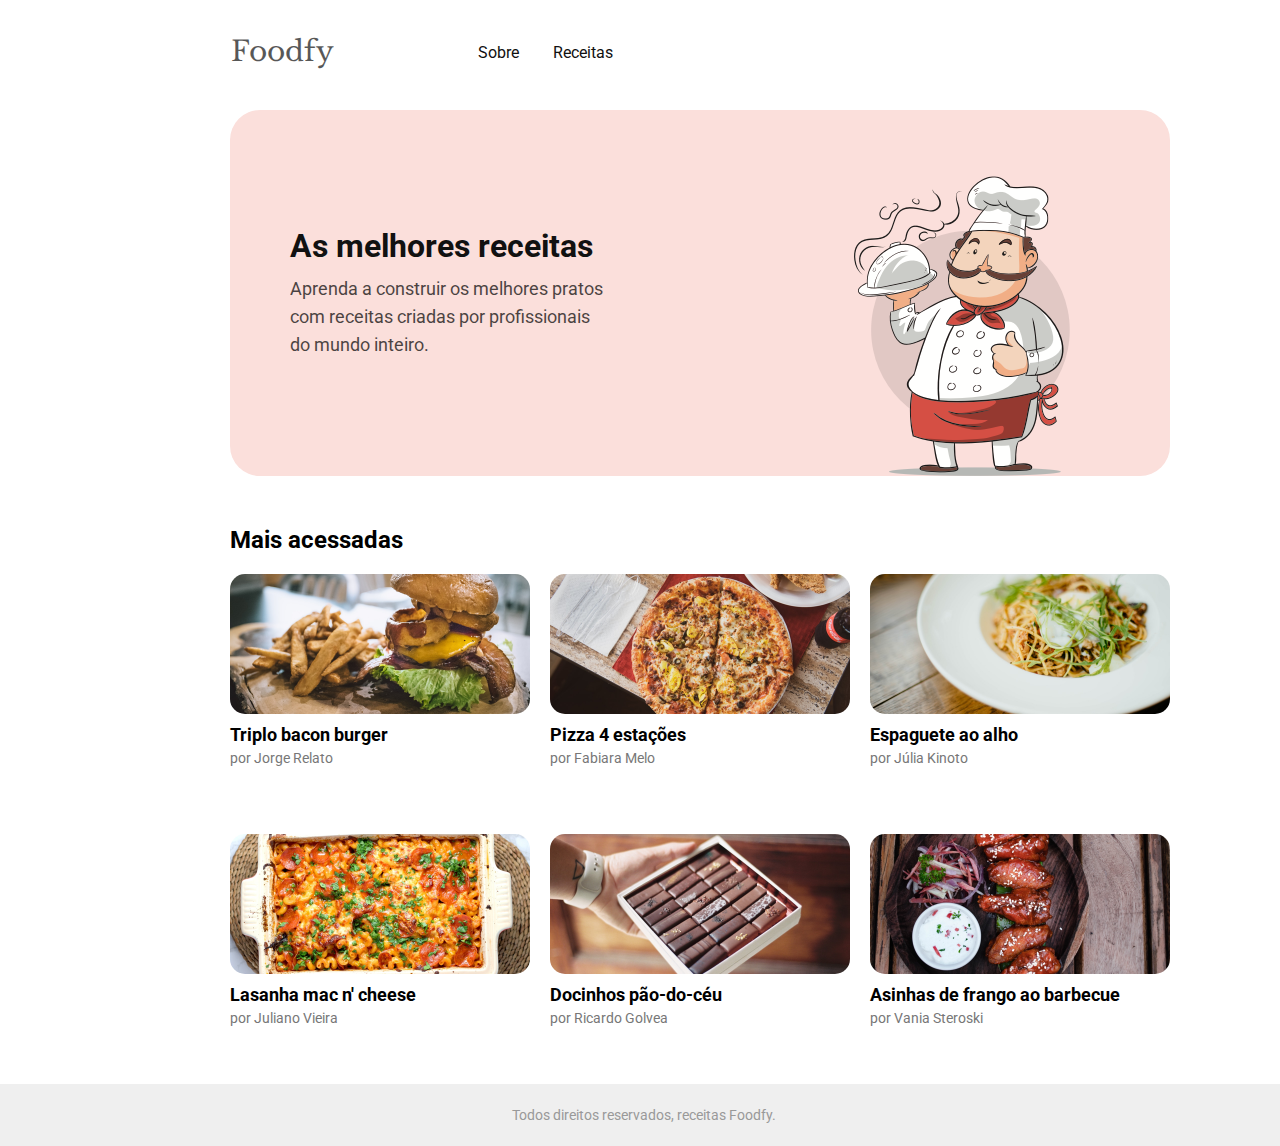
<file: index.html>
<!DOCTYPE html>

<html>

<head>
    <title>Foodfy</title>
    <link rel="stylesheet" href="src/styles.css">
</head>

<body>
    <header>
        <h1 class="home">Foodfy</h1>
        <a class="about">Sobre</a>
        <a class="recipes">Receitas</a>
    </header>
    <main>
        <div class="central">
            <h1 class="main-title">As melhores receitas</h1>
            <p class="main-paragraph">Aprenda a construir os melhores pratos com receitas criadas por profissionais do
                mundo
                inteiro.</p>
            <img class="main-image" src="src/images/119236-OQ05QX-268.png" alt="Foodfy" srcset="">
        </div>
        <h1 class="pre-sec">Mais acessadas</h1>
        <section class="acess-sec">
            <div class="recipe">
                <img src="src/images/burger.png" alt="">
                <h1>Triplo bacon burger</h1>
                <p>por Jorge Relato</p>
            </div>
            <div class="recipe">
                <img src="src/images/pizza.png" alt="">
                <h1>Pizza 4 estações</h1>
                <p>por Fabiara Melo</p>
            </div>
            <div class="recipe">
                <img src="src/images/espaguete.png" alt="">
                <h1>Espaguete ao alho</h1>
                <p>por Júlia Kinoto</p>
            </div>
            <div class="recipe">
                <img src="src/images/lasanha.png" alt="">
                <h1>Lasanha mac n' cheese</h1>
                <p>por Juliano Vieira</p>
            </div>
            <div class="recipe">
                <img src="src/images/doce.png" alt="">
                <h1>Docinhos pão-do-céu</h1>
                <p>por Ricardo Golvea</p>
            </div>
            <div class="recipe">
                <img src="src/images/asinhas.png" alt="">
                <h1>Asinhas de frango ao barbecue</h1>
                <p>por Vania Steroski</p>
            </div>
        </section>
        <div class="modal-overlay">
            <div class="modal">
                <img src="src/images/asinhas.png" alt="Recipe Image" class="modal-image">
                <h1 class="modal-title">Modal Title</h1>
                <p class="modal-paragraph">Modal Paragraph</p>
                <a class="modal-close">Fechar</a>
            </div>
        </div>
    </main>
    <script src="src/scripts.js"></script>
</body>
<footer>
    <p> Todos direitos reservados, receitas Foodfy. </p>
</footer>

</html>
</file>
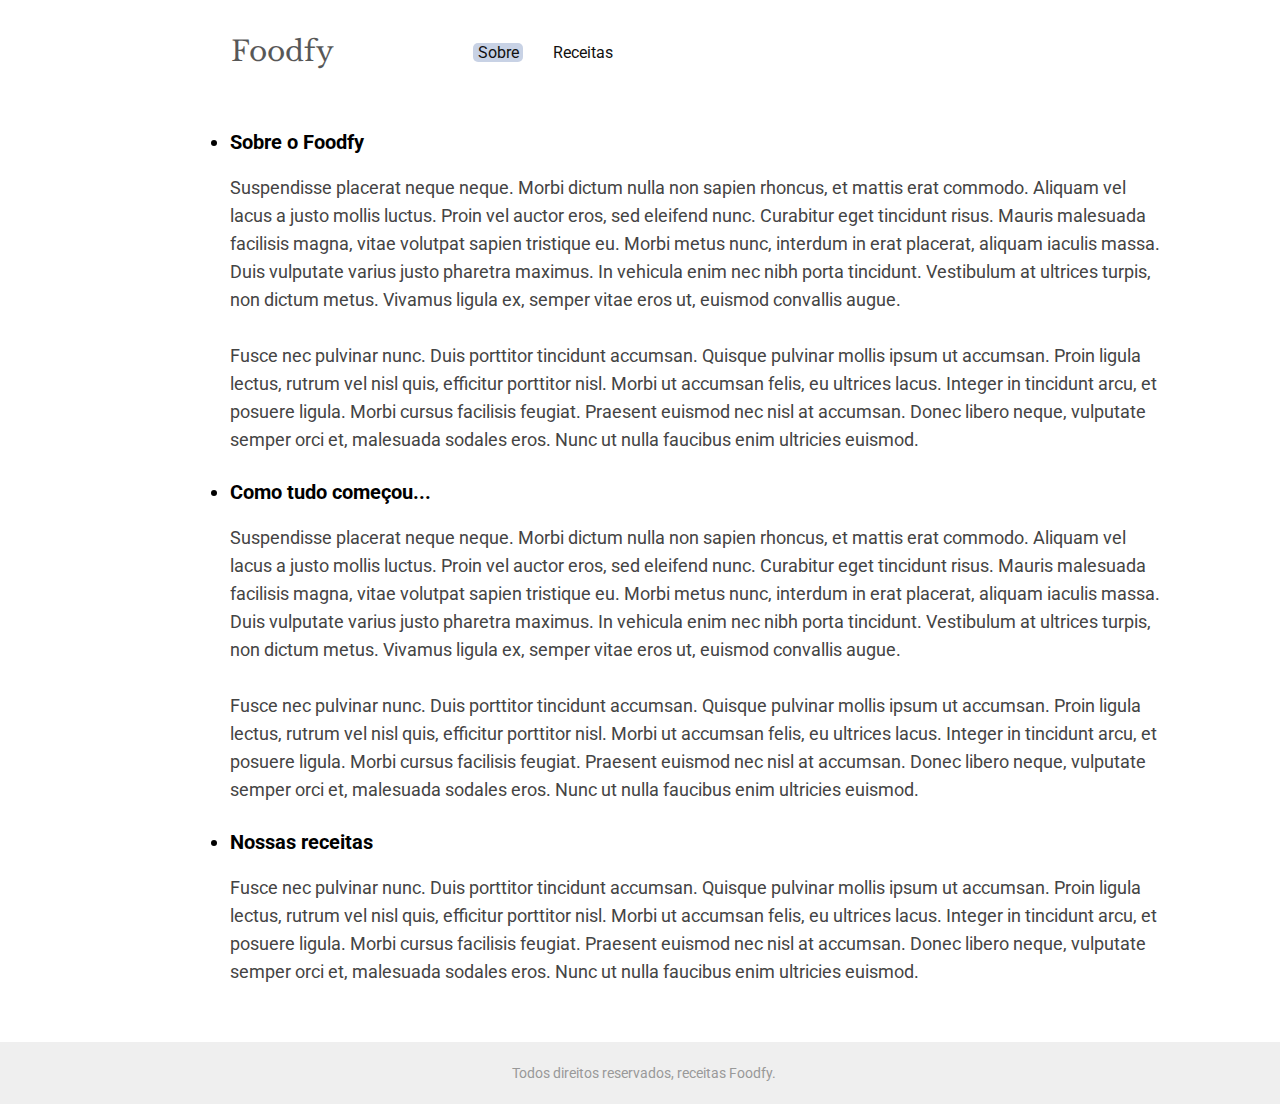
<file: about.html>
<!DOCTYPE html>
<html>

<head>
    <title>Foodfy</title>
    <link rel="stylesheet" href="src/styles.css">
</head>

<body>
    <header>
        <h1 class="home">Foodfy</h1>
        <a class="about active">Sobre</a>
        <a class="recipes">Receitas</a>
    </header>
    <section class="about__section">
        <div class="abouts">
            <h1>Sobre o Foodfy</h1>
            <p>Suspendisse placerat neque neque. Morbi dictum nulla non sapien rhoncus, et mattis erat commodo. Aliquam
                vel lacus a justo mollis luctus. Proin vel auctor eros, sed eleifend nunc. Curabitur eget tincidunt
                risus. Mauris malesuada facilisis magna, vitae volutpat sapien tristique eu. Morbi metus nunc, interdum
                in erat placerat, aliquam iaculis massa. Duis vulputate varius justo pharetra maximus. In vehicula enim
                nec nibh porta tincidunt. Vestibulum at ultrices turpis, non dictum metus. Vivamus ligula ex, semper
                vitae eros ut, euismod convallis augue. <br>

                <br>Fusce nec pulvinar nunc. Duis porttitor tincidunt accumsan. Quisque pulvinar mollis ipsum ut
                accumsan.
                Proin ligula lectus, rutrum vel nisl quis, efficitur porttitor nisl. Morbi ut accumsan felis, eu
                ultrices lacus. Integer in tincidunt arcu, et posuere ligula. Morbi cursus facilisis feugiat. Praesent
                euismod nec nisl at accumsan. Donec libero neque, vulputate semper orci et, malesuada sodales eros. Nunc
                ut nulla faucibus enim ultricies euismod.</p>
        </div>
        <div class="abouts">
            <h1>Como tudo começou...</h1>
            <p>Suspendisse placerat neque neque. Morbi dictum nulla non sapien rhoncus, et mattis erat commodo. Aliquam
                vel lacus a justo mollis luctus. Proin vel auctor eros, sed eleifend nunc. Curabitur eget tincidunt
                risus. Mauris malesuada facilisis magna, vitae volutpat sapien tristique eu. Morbi metus nunc, interdum
                in erat placerat, aliquam iaculis massa. Duis vulputate varius justo pharetra maximus. In vehicula enim
                nec nibh porta tincidunt. Vestibulum at ultrices turpis, non dictum metus. Vivamus ligula ex, semper
                vitae eros ut, euismod convallis augue. <br>

                <br>Fusce nec pulvinar nunc. Duis porttitor tincidunt accumsan. Quisque pulvinar mollis ipsum ut
                accumsan.
                Proin ligula lectus, rutrum vel nisl quis, efficitur porttitor nisl. Morbi ut accumsan felis, eu
                ultrices lacus. Integer in tincidunt arcu, et posuere ligula. Morbi cursus facilisis feugiat. Praesent
                euismod nec nisl at accumsan. Donec libero neque, vulputate semper orci et, malesuada sodales eros. Nunc
                ut nulla faucibus enim ultricies euismod.</p>
        </div>
        <div class="abouts" id="last">
            <h1>Nossas receitas</h1>
            <p>Fusce nec pulvinar nunc. Duis porttitor tincidunt accumsan. Quisque pulvinar mollis ipsum ut accumsan.
                Proin ligula lectus, rutrum vel nisl quis, efficitur porttitor nisl. Morbi ut accumsan felis, eu
                ultrices lacus. Integer in tincidunt arcu, et posuere ligula. Morbi cursus facilisis feugiat. Praesent
                euismod nec nisl at accumsan. Donec libero neque, vulputate semper orci et, malesuada sodales eros. Nunc
                ut nulla faucibus enim ultricies euismod.</p>
        </div>
    </section>
    <script>


        const about = document.querySelector(".about");
        const recipeView = document.querySelector(".recipes");
        const home = document.querySelector(".home");

        home.addEventListener("click", () => {
            window.location.href = "/";
        });

        about.addEventListener("click", () => {
            window.location.href = "about.html";
            about.classList.add("active");
        });

        recipeView.addEventListener("click", () => {
            window.location.href = "recipes.html";
            recipeView.classList.add("active");
        });
    </script>
</body>
<footer>
    <p> Todos direitos reservados, receitas Foodfy. </p>
</footer>

</html>
</file>
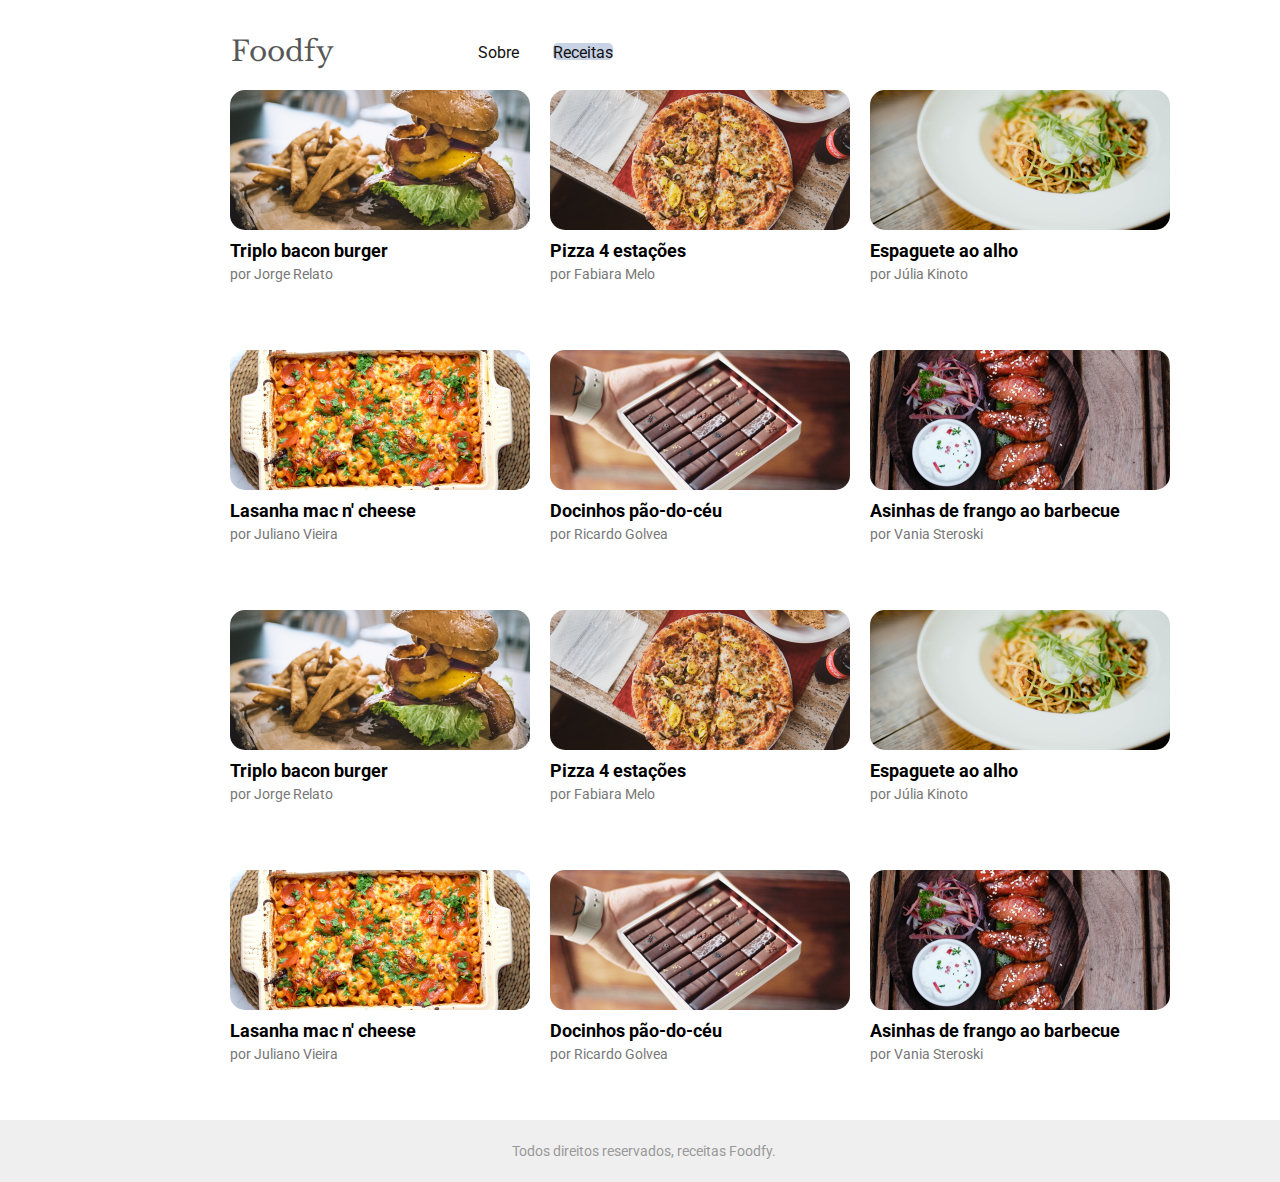
<file: recipes.html>
<!DOCTYPE html>
<html>

<head>
    <title>Foodfy</title>
    <link rel="stylesheet" href="src/styles.css">
</head>

<body>
    <header>
        <h1 class="home">Foodfy</h1>
        <a class="about">Sobre</a>
        <a class="recipes active">Receitas</a>
    </header>
    <main>
        <section class="acess-sec">
            <div class="recipe">
                <img src="src/images/burger.png" alt="">
                <h1>Triplo bacon burger</h1>
                <p>por Jorge Relato</p>
            </div>
            <div class="recipe">
                <img src="src/images/pizza.png" alt="">
                <h1>Pizza 4 estações</h1>
                <p>por Fabiara Melo</p>
            </div>
            <div class="recipe">
                <img src="src/images/espaguete.png" alt="">
                <h1>Espaguete ao alho</h1>
                <p>por Júlia Kinoto</p>
            </div>
            <div class="recipe">
                <img src="src/images/lasanha.png" alt="">
                <h1>Lasanha mac n' cheese</h1>
                <p>por Juliano Vieira</p>
            </div>
            <div class="recipe">
                <img src="src/images/doce.png" alt="">
                <h1>Docinhos pão-do-céu</h1>
                <p>por Ricardo Golvea</p>
            </div>
            <div class="recipe">
                <img src="src/images/asinhas.png" alt="">
                <h1>Asinhas de frango ao barbecue</h1>
                <p>por Vania Steroski</p>
            </div>
            <div class="recipe">
                <img src="src/images/burger.png" alt="">
                <h1>Triplo bacon burger</h1>
                <p>por Jorge Relato</p>
            </div>
            <div class="recipe">
                <img src="src/images/pizza.png" alt="">
                <h1>Pizza 4 estações</h1>
                <p>por Fabiara Melo</p>
            </div>
            <div class="recipe">
                <img src="src/images/espaguete.png" alt="">
                <h1>Espaguete ao alho</h1>
                <p>por Júlia Kinoto</p>
            </div>
            <div class="recipe">
                <img src="src/images/lasanha.png" alt="">
                <h1>Lasanha mac n' cheese</h1>
                <p>por Juliano Vieira</p>
            </div>
            <div class="recipe">
                <img src="src/images/doce.png" alt="">
                <h1>Docinhos pão-do-céu</h1>
                <p>por Ricardo Golvea</p>
            </div>
            <div class="recipe">
                <img src="src/images/asinhas.png" alt="">
                <h1>Asinhas de frango ao barbecue</h1>
                <p>por Vania Steroski</p>
            </div>
        </section>
        <div class="modal-overlay">
            <div class="modal">
                <img src="src/images/asinhas.png" alt="Recipe Image" class="modal-image">
                <h1 class="modal-title">Modal Title</h1>
                <p class="modal-paragraph">Modal Paragraph</p>
                <a class="modal-close">Fechar</a>
            </div>
        </div>
    </main>
    <script src="src/scripts.js"></script>
</body>

<footer>
    <p> Todos direitos reservados, receitas Foodfy. </p>
</footer>

</html>
</file>
<file: src/styles.css>
@import 'https://fonts.googleapis.com/css?family=Roboto&display=swap';
@import 'https://fonts.googleapis.com/css?family=Libre+Baskerville&display=swap';

* {
    margin: 0;
    padding: 0;
    border: 0;
    font-family: 'Roboto', sans-serif;
    cursor: context-menu;
}

header {
    width: 100%;
    height: 60px;
    text-align: center;
    display: flex;
    margin-bottom: 30px;
}

header h1 {
    width: 90px;
    height: 26px;
    margin: 36px 122px 30px 231px;
    line-height: 32px;
    font-size: 28px;
    font-weight: 100;
    color: #111111;
    font-family: 'Libre Baskerville', sans-serif;
    opacity: 70%;
    position: relative;
    cursor: pointer;
}

header a {
    margin-top: 43px;
    margin-left: 30px;
    font-size: 16px;
    line-height: 19px;
    text-decoration: none;
    color: #111111;
    cursor: pointer;
    border-radius: 5px;
}

header .about {
    width: 50px;
    height: 19px;
}

header .recipe {
    text-align: center;
    width: 70px;
    height: 19px;
}


header a:hover {
    background-color: #1743943d;
    transition: background 300ms;
}

header .about.active,.recipes.active {
    background-color: #1743943d;
}

.central {
    width: 940px;
    height: 366px;
    margin-left: 230px;
    margin-top: 50px;
    background: #FBDFDB;
    border-radius: 30px;
}

.central h1, p, img {
    position: absolute;
}

.central h1 {
    margin-top: 117px;
    margin-left: 60px;
    font-size: 32px;
    line-height: 38px;
    color: #111111;
}

.central p {
    max-width: 316px;
    height: 84px;
    margin-top: 165px;
    margin-left: 60px;
    font-size: 18px;
    line-height: 28px;
    color: #000000;
    opacity: 70%;
}

.central img {
    width: 216px;
    height: 300px;
    margin-top: 66px;
    margin-left: 624px;
    margin-bottom: 30px;
}

.pre-sec {
    width: 174px;
    height: 28px;
    margin-left: 230px;
    margin-top: 50px;
    font-size: 24px;
    line-height: 28px;
    font: bold;
}

.acess-sec {
    max-width: 940px;
    max-height: 100%;
    margin: 20px auto;
    margin-left: 230px;
    display: grid;
    grid-template-columns: 1fr 1fr 1fr;
    column-gap: 20px;
    row-gap: 60px;
}

.recipe {
    text-align: start;
    width: 300px;
    height: 200px;
    font-family: 'Roboto', sans-serif ;
    font: normal;
}

.recipe img {
    margin: 0px auto;
    width: 300px;
    height: 140px;
    border-radius: 15px;
}

.recipe h1 {
    width: 250px;
    height: 21px;
    margin-top: 150px;
    position: absolute;
    font-size: 18px;
    line-height: 21px;
}

.recipe p {
    margin-top: 176px;
    width: 120px;
    height: 20px;
    position: absolute;
    font-size: 14px;
    line-height: 16px;
    color: #777777;
}

.recipe:hover {
    color: rgba(190, 138, 24, 0.884);
    background: rgba(76, 214, 12, 0.288);
    border-radius: 15px 15px 15px 0px;
}

.recipe img:hover, .recipe h1:hover {
    cursor: pointer;
}

/*########ABOUT#######*/


.abouts{
    margin-top: 50px;
    width: 940px;
    height: 280px;
    margin-left: 230px;
}

.abouts h1 {
    margin-top: 70px;
    font-size: 20px;
    line-height: 24px;
    font: bold;
    display: list-item;
}

.abouts p {
    margin-top: 20px;
    width: 940px;
    height: 360px;
    font-family: 'Roboto', sans-serif;
    font-size: 18px;
    color: #444444;
    line-height: 28px;
    margin-bottom: 30px;
}

.about__section {
    max-height: 1000px;
}

.about__section .abouts#last{
    height: 162px;
    margin-bottom: 50px;
}

.about__section .abouts#last p{
    height: 112px;
}

/*#####MODAL######*/

.modal-overlay {
    background: rgba(49, 1, 45, 0.377);
    width: 100%;
    height: 100%;
    position: fixed;
    top: 0;
    opacity: 0;
    visibility: hidden;
}

.modal {
    background: rgb(240, 238, 238);
    max-width: 47.1%;
    height: 413px;
    margin: 20vh auto;
    border-radius: 18px;
    position: relative;
    text-align: center;
}

.modal img {
    position: absolute;
    width: 90%;
    height: 200px;
    top: 30px;
    left: 30px;
    right: 30px;
    bottom: 183px;
    border-radius: 15px;
}

.modal h1, .modal p, .modal a{
    text-align: center;
    border-radius: 15px;
    position: absolute;
    font-family: 'Roboto', sans-serif;
}

.modal h1 {
    width: 100%;
    height: 28px;
    top: 250px;
    line-height: 28px;
    font-size: 24px;
}

.modal p {
    width: 100%;
    height: 21px;
    top: 283px;
    font-size: 18px;
    color: #777777;
    line-height: 21px;
}

.modal a {
    width: 40px;
    height: 19px;
    line-height: 19px;
    font-size: 16px;
    position: absolute;
    top: 364px;
    left: 46.2%;
    font-size: 16px;
    color: #999999;
    cursor: pointer;
}

.modal a:hover {
    transition: all 300ms;
    width: 50px;
    padding: 2.5px;
    border-radius: 4px;
    color: rgb(0, 0, 0);
    background: rgba(168, 166, 166, 0.438);
}

.modal-overlay.active{
    opacity: 1;
    visibility: visible;
}

footer {
    margin-top: 50px;
    background: #EEEEEEEE;
    height: 62px;
    width: 100%;
}

footer p {
    color: #999999;
    font: normal;
    font-size: 14px;
    line-height: 16px;
    margin: 23px 40%;
    width: 267px;
    height: 16px;

}
</file>
